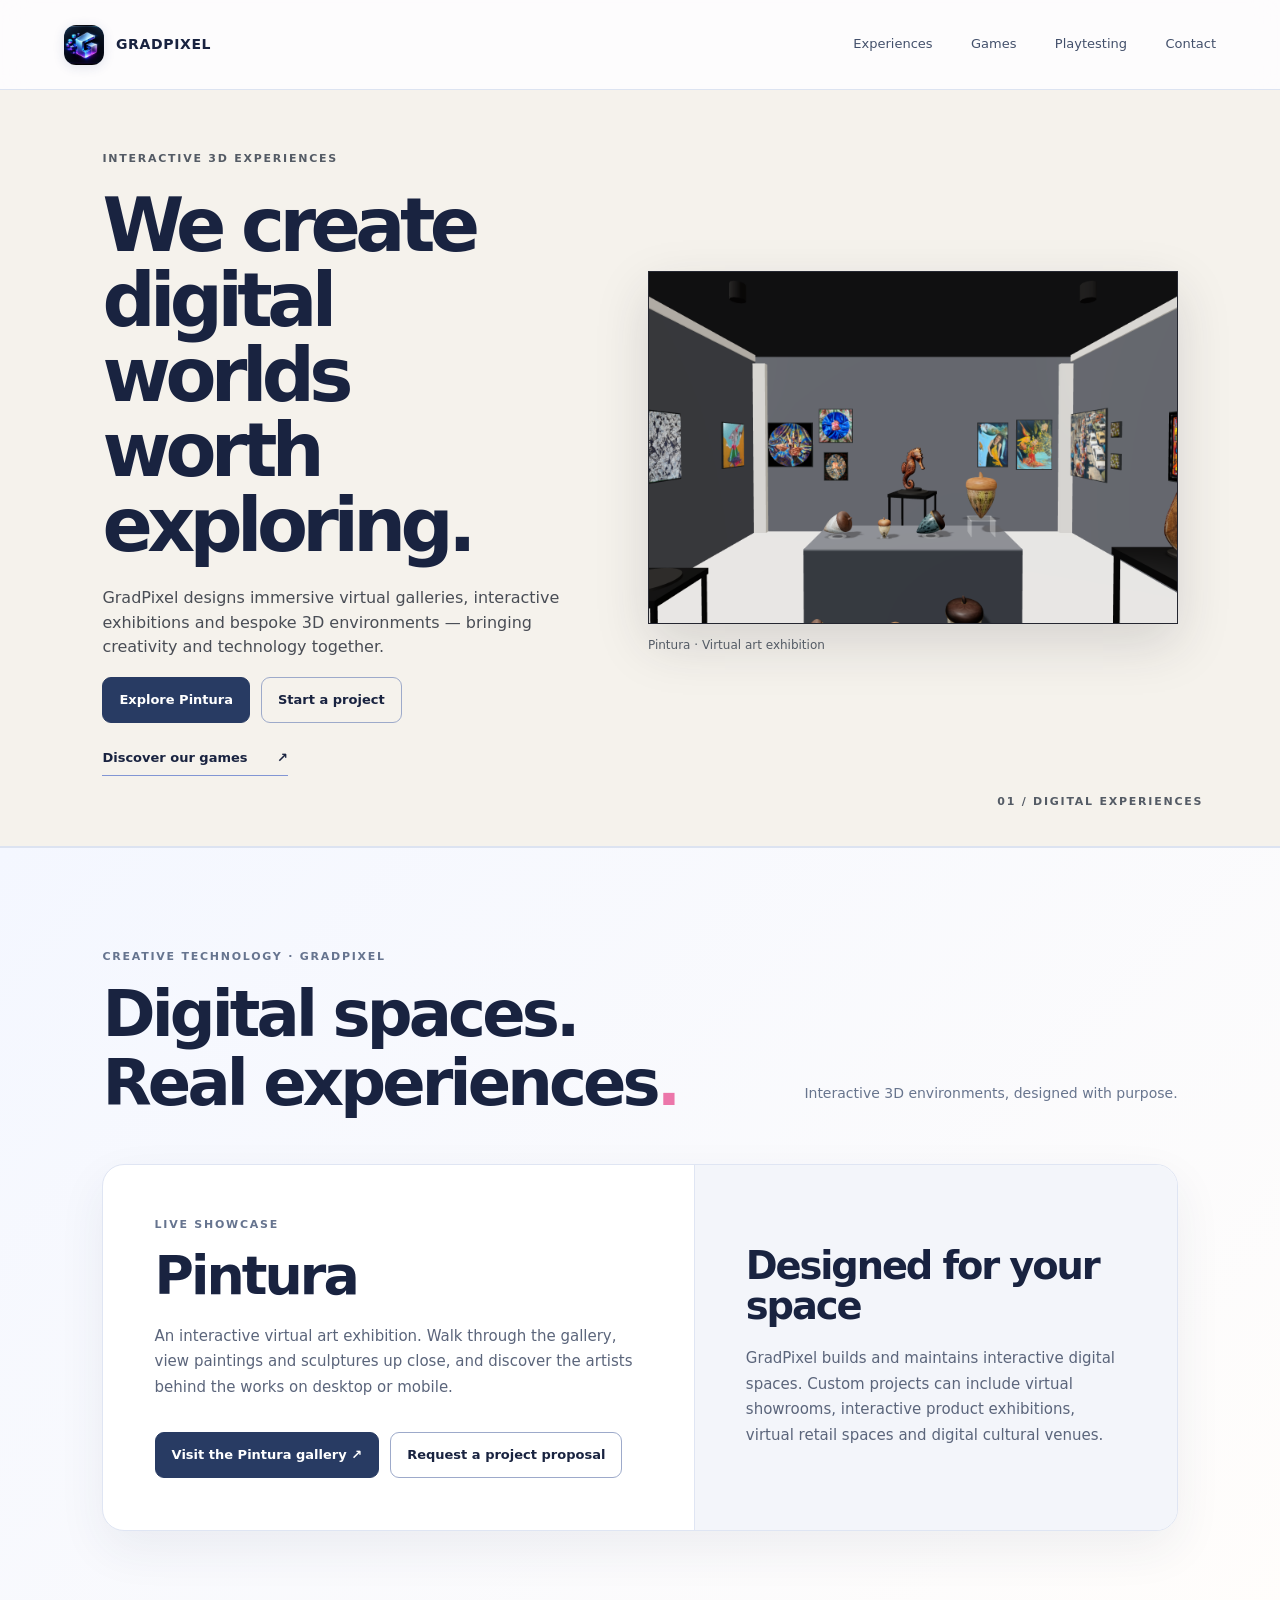
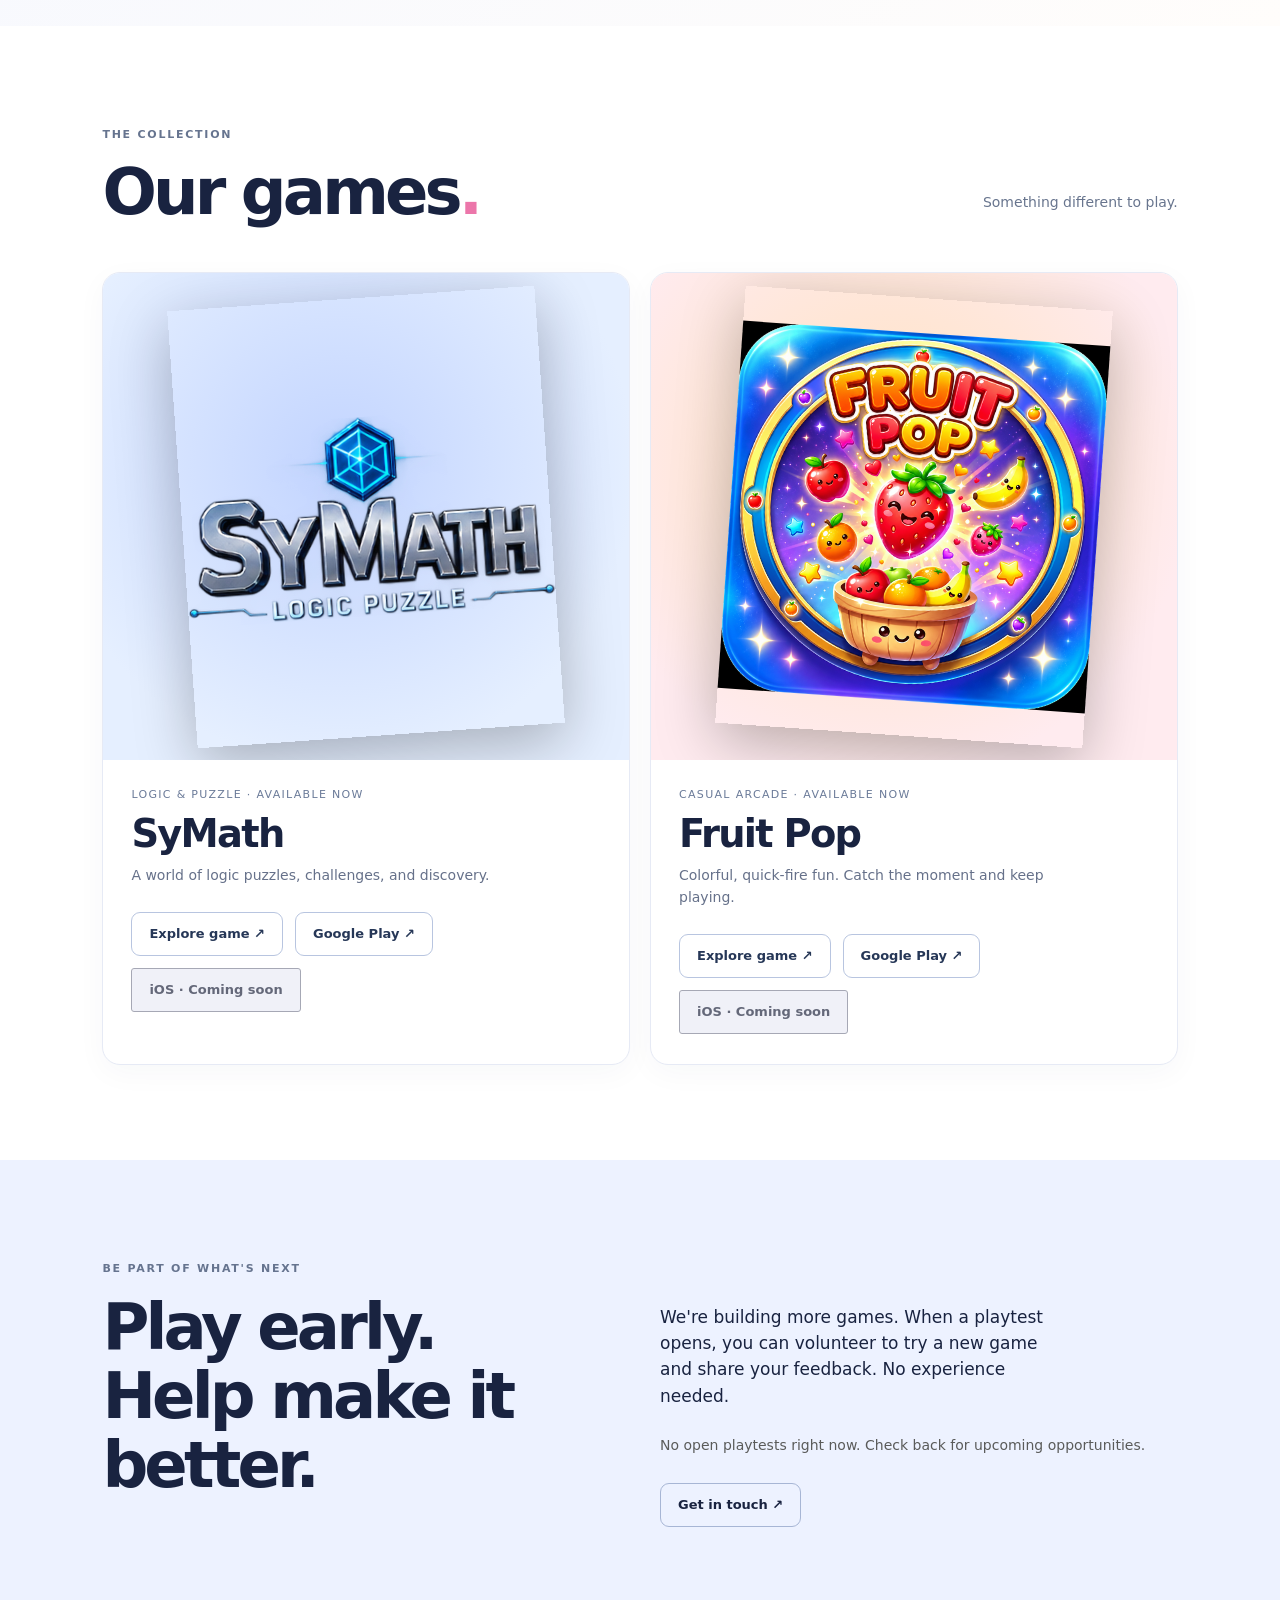
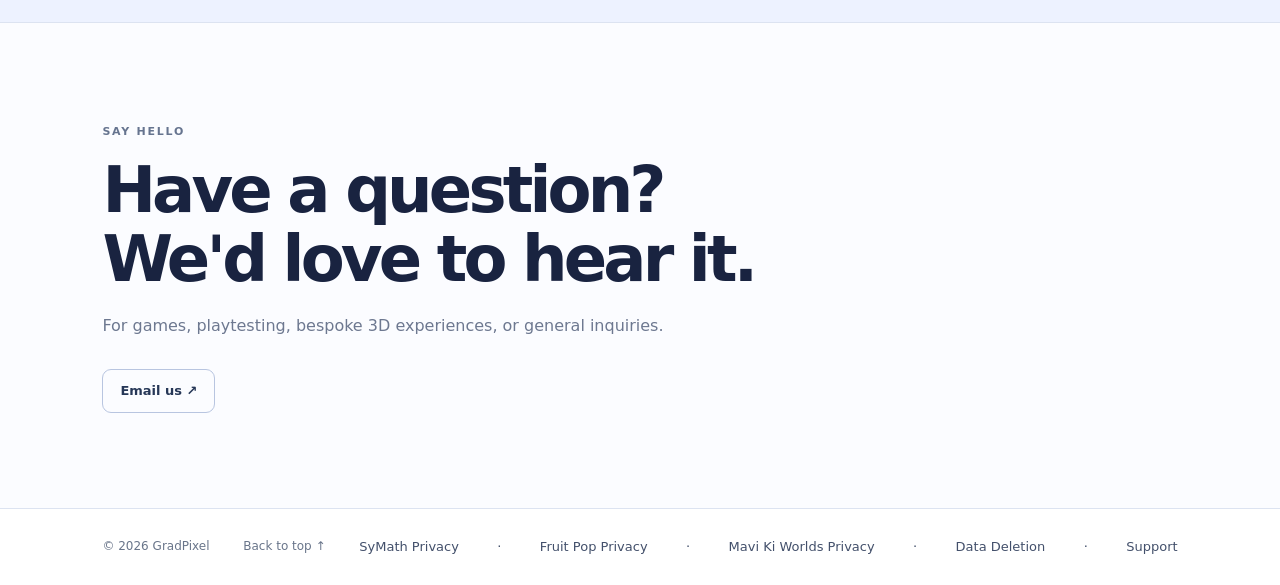
<file: index.html>
<!doctype html>
<html lang="en">
<head>
  <meta charset="utf-8">
  <meta name="viewport" content="width=device-width,initial-scale=1">
  <meta name="theme-color" content="#f7f9ff">
  <meta name="description" content="Explore GradPixel games and bespoke interactive 3D experiences. Visit Pintura, our virtual gallery showcase.">
  <meta property="og:title" content="GradPixel — Interactive 3D Experiences &amp; Games">
  <meta property="og:description" content="Discover our games and explore our first interactive 3D exhibition.">
  <meta property="og:type" content="website">
  <meta property="og:image" content="https://gradpixel.com/assets/gradpixel-logo.png">
  <link rel="icon" href="assets/favicon.svg" type="image/svg+xml">
  <link rel="stylesheet" href="styles.css">
  <title>GradPixel — Games &amp; Digital Experiences</title>
</head>
<body>
  <a class="skip" href="#top">Skip to content</a>
  <header class="site-header">
    <a class="wordmark" href="#top" aria-label="GradPixel home"><img class="brand-icon" src="assets/gradpixel-emblem.jpg" alt="" width="40" height="40"><span>GRADPIXEL</span></a>
    <nav aria-label="Main navigation"><a href="#experiences">Experiences</a><a href="#games">Games</a><a href="#playtesting">Playtesting</a><a href="#contact">Contact</a></nav>
  </header>
  <main id="top">
    <section class="intro" aria-labelledby="intro-title">
      <div class="intro-copy">
        <div class="eyebrow">Interactive 3D Experiences</div>
        <h1 id="intro-title">We create digital worlds worth exploring.</h1>
        <p>GradPixel designs immersive virtual galleries, interactive exhibitions and bespoke 3D environments — bringing creativity and technology together.</p>
        <div class="experience-actions">
          <a class="experience-primary" href="https://pintura.gradpixel.com/">Explore Pintura</a>
          <a class="experience-secondary" href="mailto:info@gradpixel.com?subject=GradPixel%203D%20Project%20Inquiry">Start a project</a>
        </div>
        <a class="text-link" href="#games">Discover our games <span aria-hidden="true">↗</span></a>
      </div>
      <figure class="hero-gallery">
        <img src="assets/pintura-gallery.png" width="1320" height="880" alt="Inside Pintura, with paintings on three gallery walls and sculptures on stands">
        <figcaption>Pintura · Virtual art exhibition</figcaption>
      </figure>
      <span class="intro-index">01 / Digital Experiences</span>
    </section>
    <section class="experience-section" id="experiences" aria-labelledby="experiences-title">
      <div class="section-heading"><div><span class="kicker">CREATIVE TECHNOLOGY · GRADPIXEL</span><h2 id="experiences-title">Digital spaces.<br>Real experiences<span class="period">.</span></h2></div><p>Interactive 3D environments, designed with purpose.</p></div>
      <div class="experience-showcase">
        <div class="experience-copy">
          <span class="kicker">LIVE SHOWCASE</span>
          <h3>Pintura</h3>
          <p>An interactive virtual art exhibition. Walk through the gallery, view paintings and sculptures up close, and discover the artists behind the works on desktop or mobile.</p>
          <div class="experience-actions">
            <a class="experience-primary" href="https://pintura.gradpixel.com/" target="_blank" rel="noopener noreferrer">Visit the Pintura gallery ↗</a>
            <a class="experience-secondary" href="mailto:info@gradpixel.com?subject=GradPixel%203D%20Project%20Inquiry">Request a project proposal</a>
          </div>
        </div>
        <div class="experience-copy experience-services">
          <h3>Designed for your space</h3>
          <p>GradPixel builds and maintains interactive digital spaces. Custom projects can include virtual showrooms, interactive product exhibitions, virtual retail spaces and digital cultural venues.</p>
        </div>
      </div>
    </section>
    <section class="games" id="games" aria-labelledby="games-title">
      <div class="section-heading"><div><span class="kicker">THE COLLECTION</span><h2 id="games-title">Our games<span class="period">.</span></h2></div><p>Something different to play.</p></div>
      <div id="game-grid" class="game-grid"></div>
    </section>
    <section id="playtesting" class="playtesting" aria-labelledby="playtest-title">
      <div class="playtest-head"><span class="kicker">BE PART OF WHAT'S NEXT</span><h2 id="playtest-title">Play early.<br>Help make it better.</h2></div>
      <div class="playtest-content"><p>We're building more games. When a playtest opens, you can volunteer to try a new game and share your feedback. No experience needed.</p><div id="test-status" class="test-status" role="status"></div><a class="outline-link" href="#contact">Get in touch <span aria-hidden="true">↗</span></a></div>
    </section>
    <section class="contact" id="contact" aria-labelledby="contact-title"><span class="kicker">SAY HELLO</span><h2 id="contact-title">Have a question?<br>We'd love to hear it.</h2><p>For games, playtesting, bespoke 3D experiences, or general inquiries.</p><div id="contact-actions" class="contact-actions"></div></section>
  </main>
  <footer><span>© <span id="year"></span> GradPixel</span><a href="#top">Back to top ↑</a><nav aria-label="Legal and support"><a href="symath/privacy/">SyMath Privacy</a> · <a href="fruitpop/privacy/">Fruit Pop Privacy</a> · <a href="mavi-ki-worlds/privacy/">Mavi Ki Worlds Privacy</a> · <a href="account-deletion/">Data Deletion</a> · <a href="support/">Support</a></nav></footer>
  <dialog id="game-dialog" aria-labelledby="dialog-title"><button class="dialog-close" type="button" aria-label="Close game details">✕</button><div id="dialog-body"></div></dialog>
  <script src="site-config.js"></script><script src="app.js"></script>
</body>
</html>
</file>
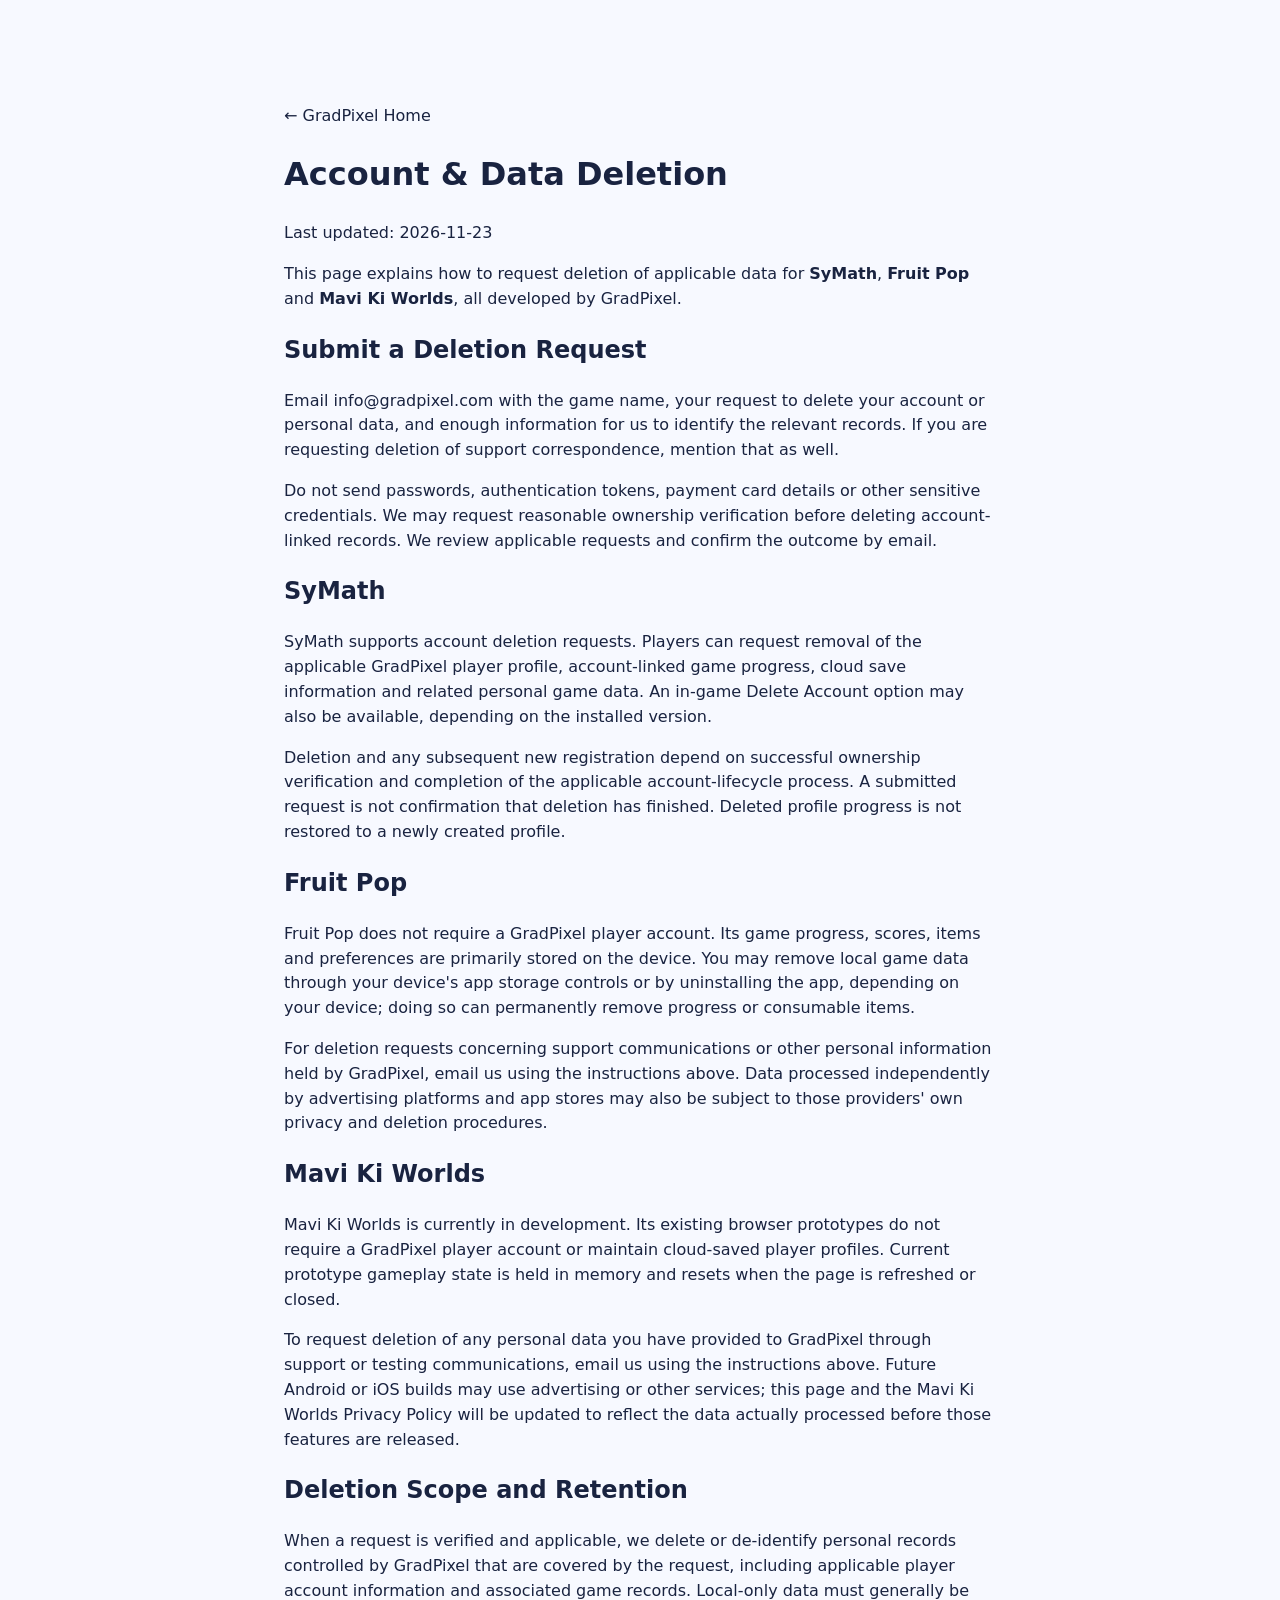
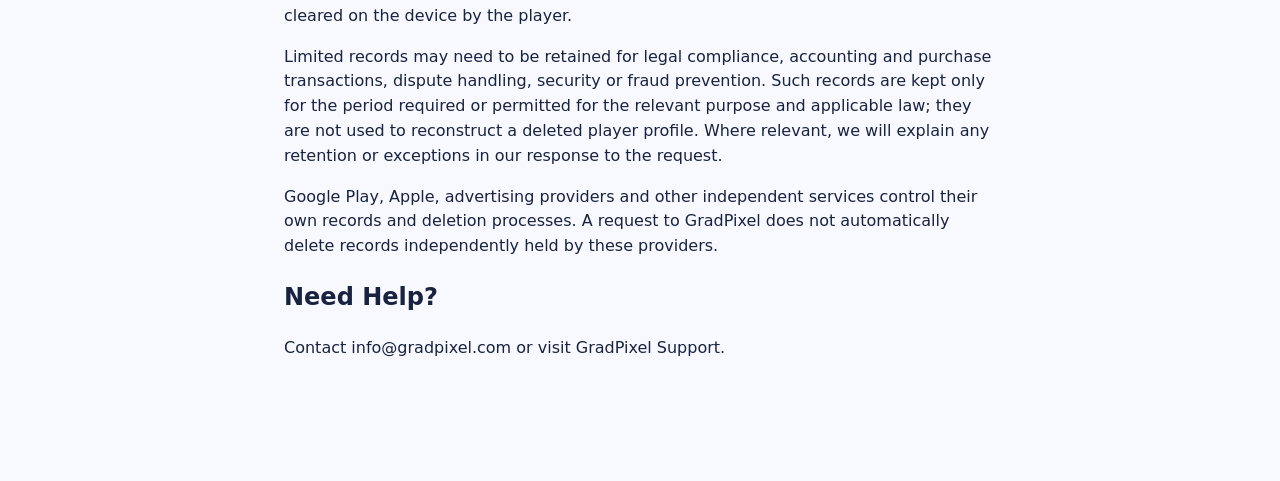
<file: account-deletion/index.html>
<!doctype html>
<html lang="en">
<head>
<meta charset="utf-8">
<meta name="viewport" content="width=device-width, initial-scale=1">
<title>Account &amp; Data Deletion | GradPixel</title>
<meta name="description" content="How to request deletion of player accounts and data for SyMath, Fruit Pop and Mavi Ki Worlds.">
<link rel="icon" href="../assets/favicon.svg">
<link rel="stylesheet" href="../styles.css">
</head>
<body>
<main style="max-width:760px;margin:80px auto;padding:24px">
<a href="../">← GradPixel Home</a>
<h1>Account &amp; Data Deletion</h1>
<p>Last updated: 2026-11-23</p>
<p>This page explains how to request deletion of applicable data for <strong>SyMath</strong>, <strong>Fruit Pop</strong> and <strong>Mavi Ki Worlds</strong>, all developed by GradPixel.</p>

<h2>Submit a Deletion Request</h2>
<p>Email <a href="mailto:info@gradpixel.com?subject=GradPixel%20Data%20Deletion%20Request">info@gradpixel.com</a> with the game name, your request to delete your account or personal data, and enough information for us to identify the relevant records. If you are requesting deletion of support correspondence, mention that as well.</p>
<p>Do not send passwords, authentication tokens, payment card details or other sensitive credentials. We may request reasonable ownership verification before deleting account-linked records. We review applicable requests and confirm the outcome by email.</p>

<h2>SyMath</h2>
<p>SyMath supports account deletion requests. Players can request removal of the applicable GradPixel player profile, account-linked game progress, cloud save information and related personal game data. An in-game Delete Account option may also be available, depending on the installed version.</p>
<p>Deletion and any subsequent new registration depend on successful ownership verification and completion of the applicable account-lifecycle process. A submitted request is not confirmation that deletion has finished. Deleted profile progress is not restored to a newly created profile.</p>

<h2>Fruit Pop</h2>
<p>Fruit Pop does not require a GradPixel player account. Its game progress, scores, items and preferences are primarily stored on the device. You may remove local game data through your device's app storage controls or by uninstalling the app, depending on your device; doing so can permanently remove progress or consumable items.</p>
<p>For deletion requests concerning support communications or other personal information held by GradPixel, email us using the instructions above. Data processed independently by advertising platforms and app stores may also be subject to those providers' own privacy and deletion procedures.</p>

<h2>Mavi Ki Worlds</h2>
<p>Mavi Ki Worlds is currently in development. Its existing browser prototypes do not require a GradPixel player account or maintain cloud-saved player profiles. Current prototype gameplay state is held in memory and resets when the page is refreshed or closed.</p>
<p>To request deletion of any personal data you have provided to GradPixel through support or testing communications, email us using the instructions above. Future Android or iOS builds may use advertising or other services; this page and the <a href="../mavi-ki-worlds/privacy/">Mavi Ki Worlds Privacy Policy</a> will be updated to reflect the data actually processed before those features are released.</p>

<h2>Deletion Scope and Retention</h2>
<p>When a request is verified and applicable, we delete or de-identify personal records controlled by GradPixel that are covered by the request, including applicable player account information and associated game records. Local-only data must generally be cleared on the device by the player.</p>
<p>Limited records may need to be retained for legal compliance, accounting and purchase transactions, dispute handling, security or fraud prevention. Such records are kept only for the period required or permitted for the relevant purpose and applicable law; they are not used to reconstruct a deleted player profile. Where relevant, we will explain any retention or exceptions in our response to the request.</p>
<p>Google Play, Apple, advertising providers and other independent services control their own records and deletion processes. A request to GradPixel does not automatically delete records independently held by these providers.</p>

<h2>Need Help?</h2>
<p>Contact <a href="mailto:info@gradpixel.com">info@gradpixel.com</a> or visit <a href="../support/">GradPixel Support</a>.</p>
</main>
</body>
</html>
</file>
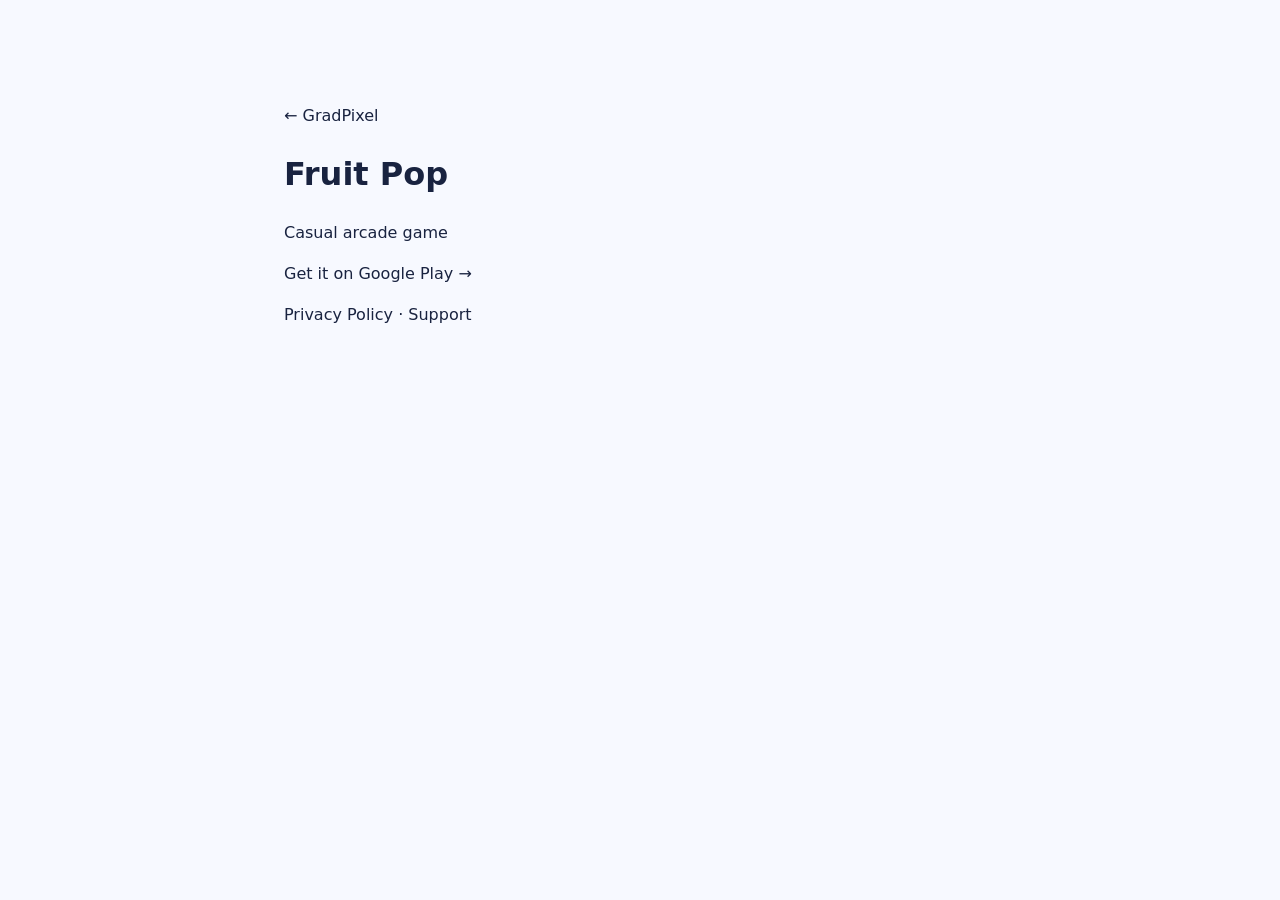
<file: fruitpop/index.html>
﻿<!doctype html>
<html lang="en">
<head>
<meta charset="utf-8">
<meta name="viewport" content="width=device-width, initial-scale=1">
<title>Fruit Pop | GradPixel</title>
<link rel="icon" href="../assets/favicon.svg">
<link rel="stylesheet" href="../styles.css">
</head>
<body>
<main style="max-width:760px;margin:80px auto;padding:24px">
<a href="../">← GradPixel</a>
<h1>Fruit Pop</h1>
<p>Casual arcade game</p>
<p><a href="https://play.google.com/store/apps/details?id=com.GradPixel.FruitPop">Get it on Google Play →</a></p>
<p><a href="privacy/">Privacy Policy</a> · <a href="../support/">Support</a></p>
</main>
</body>
</html>
</file>
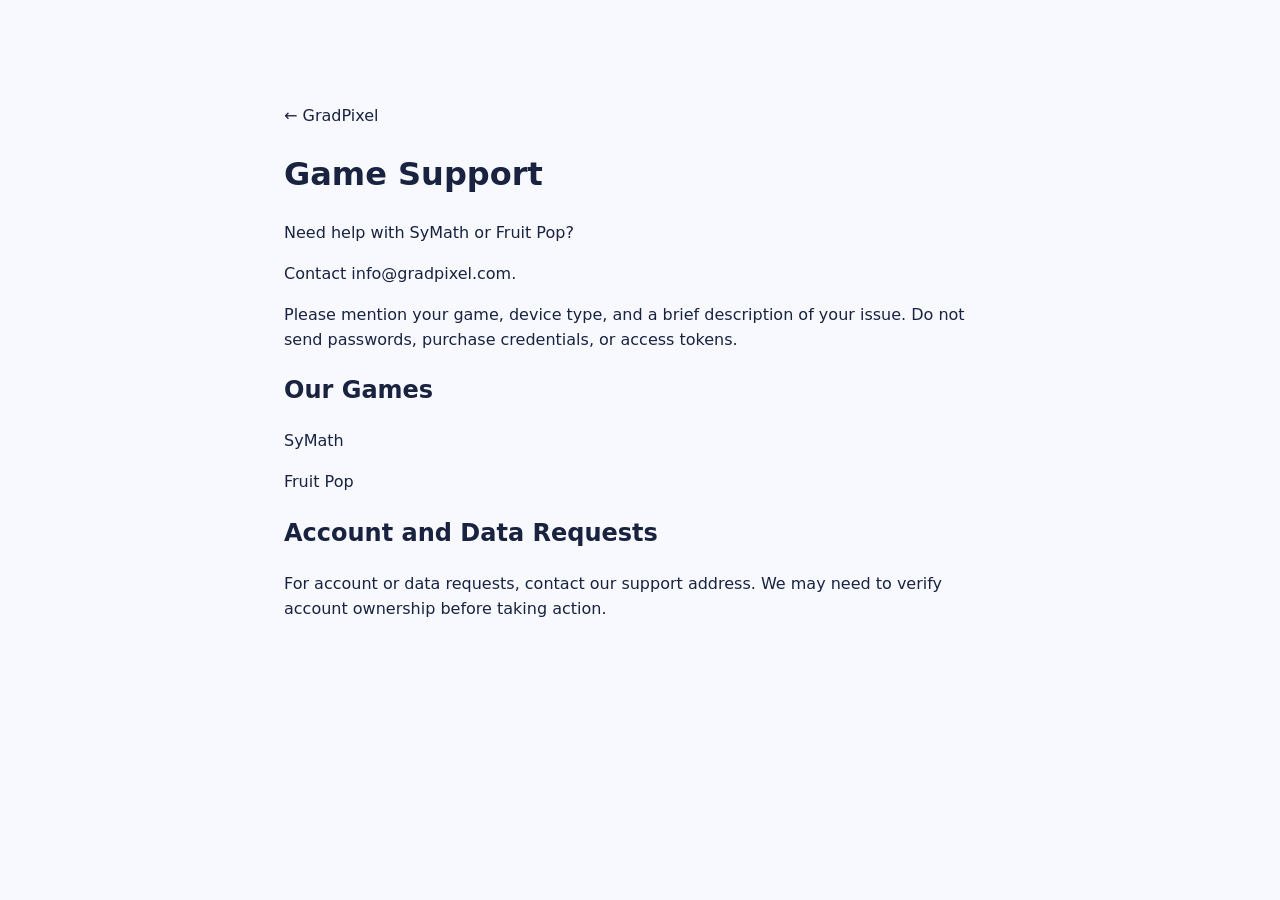
<file: support/index.html>
﻿<!doctype html>
<html lang="en">
<head>
<meta charset="utf-8">
<meta name="viewport" content="width=device-width, initial-scale=1">
<title>Support | GradPixel</title>
<meta name="description" content="Official support for SyMath and Fruit Pop.">
<link rel="icon" href="../assets/favicon.svg">
<link rel="stylesheet" href="../styles.css">
</head>
<body>
<main style="max-width:760px;margin:80px auto;padding:24px">
<a href="../">← GradPixel</a>
<h1>Game Support</h1>
<p>Need help with SyMath or Fruit Pop?</p>
<p>Contact <a href="mailto:info@gradpixel.com">info@gradpixel.com</a>.</p>
<p>Please mention your game, device type, and a brief description of your issue. Do not send passwords, purchase credentials, or access tokens.</p>
<h2>Our Games</h2>
<p><a href="../symath/">SyMath</a></p>
<p><a href="../fruitpop/">Fruit Pop</a></p>
<h2>Account and Data Requests</h2>
<p>For account or data requests, contact our support address. We may need to verify account ownership before taking action.</p>
</main>
</body>
</html>
</file>
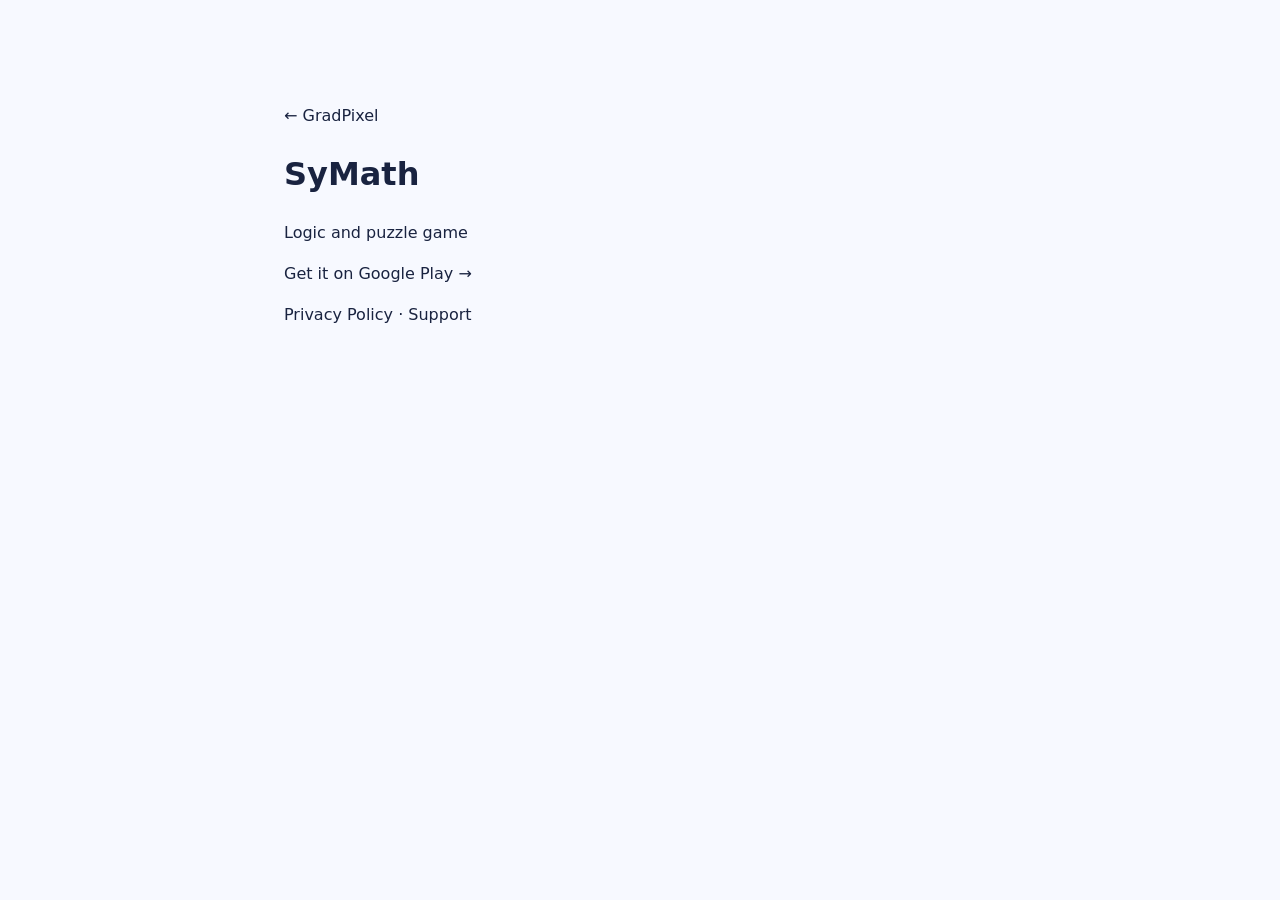
<file: symath/index.html>
﻿<!doctype html>
<html lang="en">
<head>
<meta charset="utf-8">
<meta name="viewport" content="width=device-width, initial-scale=1">
<title>SyMath | GradPixel</title>
<link rel="icon" href="../assets/favicon.svg">
<link rel="stylesheet" href="../styles.css">
</head>
<body>
<main style="max-width:760px;margin:80px auto;padding:24px">
<a href="../">← GradPixel</a>
<h1>SyMath</h1>
<p>Logic and puzzle game</p>
<p><a href="https://play.google.com/store/apps/details?id=com.GradPixel.SyMathLogicPuzzle">Get it on Google Play →</a></p>
<p><a href="privacy/">Privacy Policy</a> · <a href="../support/">Support</a></p>
</main>
</body>
</html>
</file>
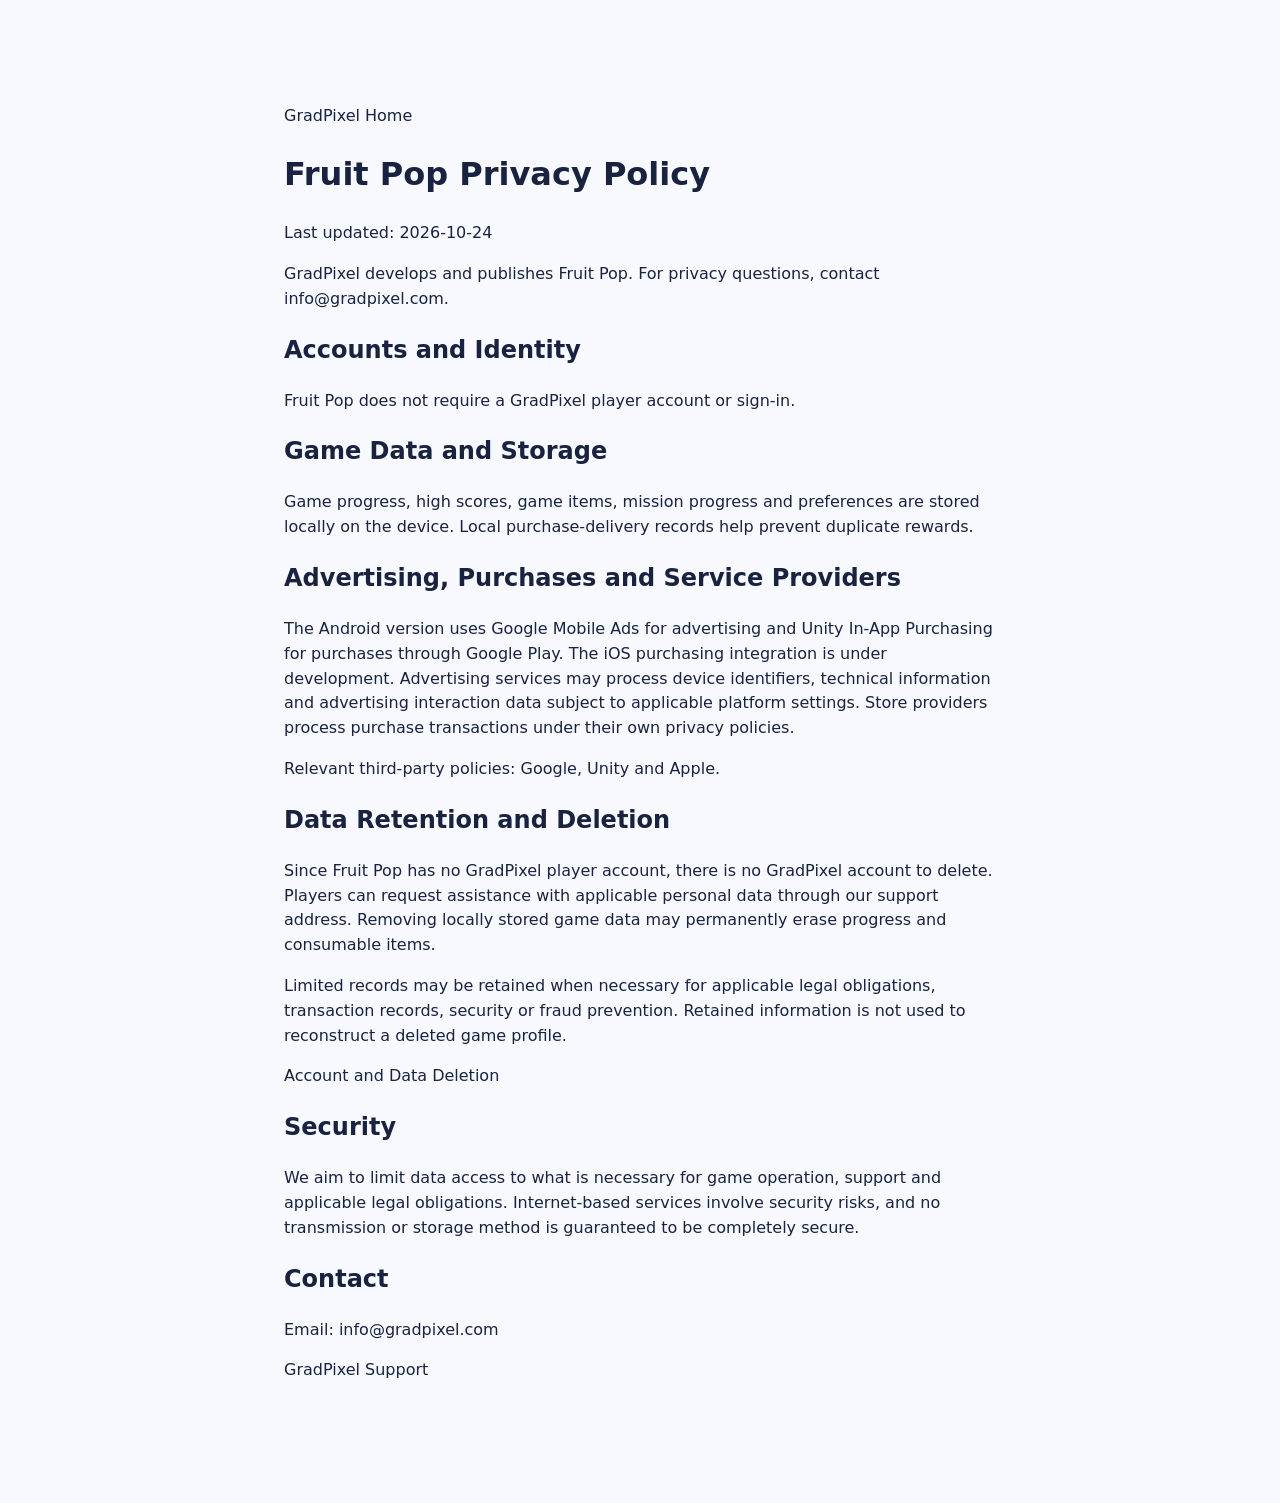
<file: fruitpop/privacy/index.html>
<!doctype html>
<html lang="en">
<head>
<meta charset="utf-8">
<meta name="viewport" content="width=device-width, initial-scale=1">
<title>Fruit Pop Privacy Policy | GradPixel</title>
<meta name="description" content="Privacy policy for Fruit Pop by GradPixel.">
<link rel="icon" href="../../assets/favicon.svg">
<link rel="stylesheet" href="../../styles.css">
</head>
<body>
<main style="max-width:760px;margin:80px auto;padding:24px">
<a href="../../">GradPixel Home</a>
<h1>Fruit Pop Privacy Policy</h1>
<p>Last updated: 2026-10-24</p>
<p>GradPixel develops and publishes Fruit Pop. For privacy questions, contact <a href="mailto:info@gradpixel.com">info@gradpixel.com</a>.</p>

<h2>Accounts and Identity</h2>
<p>Fruit Pop does not require a GradPixel player account or sign-in.</p>

<h2>Game Data and Storage</h2>
<p>Game progress, high scores, game items, mission progress and preferences are stored locally on the device. Local purchase-delivery records help prevent duplicate rewards.</p>

<h2>Advertising, Purchases and Service Providers</h2>
<p>The Android version uses Google Mobile Ads for advertising and Unity In-App Purchasing for purchases through Google Play. The iOS purchasing integration is under development. Advertising services may process device identifiers, technical information and advertising interaction data subject to applicable platform settings. Store providers process purchase transactions under their own privacy policies.</p>
<p>Relevant third-party policies:
<a href="https://policies.google.com/privacy">Google</a>,
<a href="https://unity.com/legal/privacy-policy">Unity</a> and
<a href="https://www.apple.com/legal/privacy/">Apple</a>.</p>

<h2>Data Retention and Deletion</h2>
<p>Since Fruit Pop has no GradPixel player account, there is no GradPixel account to delete. Players can request assistance with applicable personal data through our support address. Removing locally stored game data may permanently erase progress and consumable items.</p>
<p>Limited records may be retained when necessary for applicable legal obligations, transaction records, security or fraud prevention. Retained information is not used to reconstruct a deleted game profile.</p>
<p><a href="../../account-deletion/">Account and Data Deletion</a></p>

<h2>Security</h2>
<p>We aim to limit data access to what is necessary for game operation, support and applicable legal obligations. Internet-based services involve security risks, and no transmission or storage method is guaranteed to be completely secure.</p>

<h2>Contact</h2>
<p>Email: <a href="mailto:info@gradpixel.com">info@gradpixel.com</a></p>
<p><a href="../../support/">GradPixel Support</a></p>
</main>
</body>
</html>
</file>
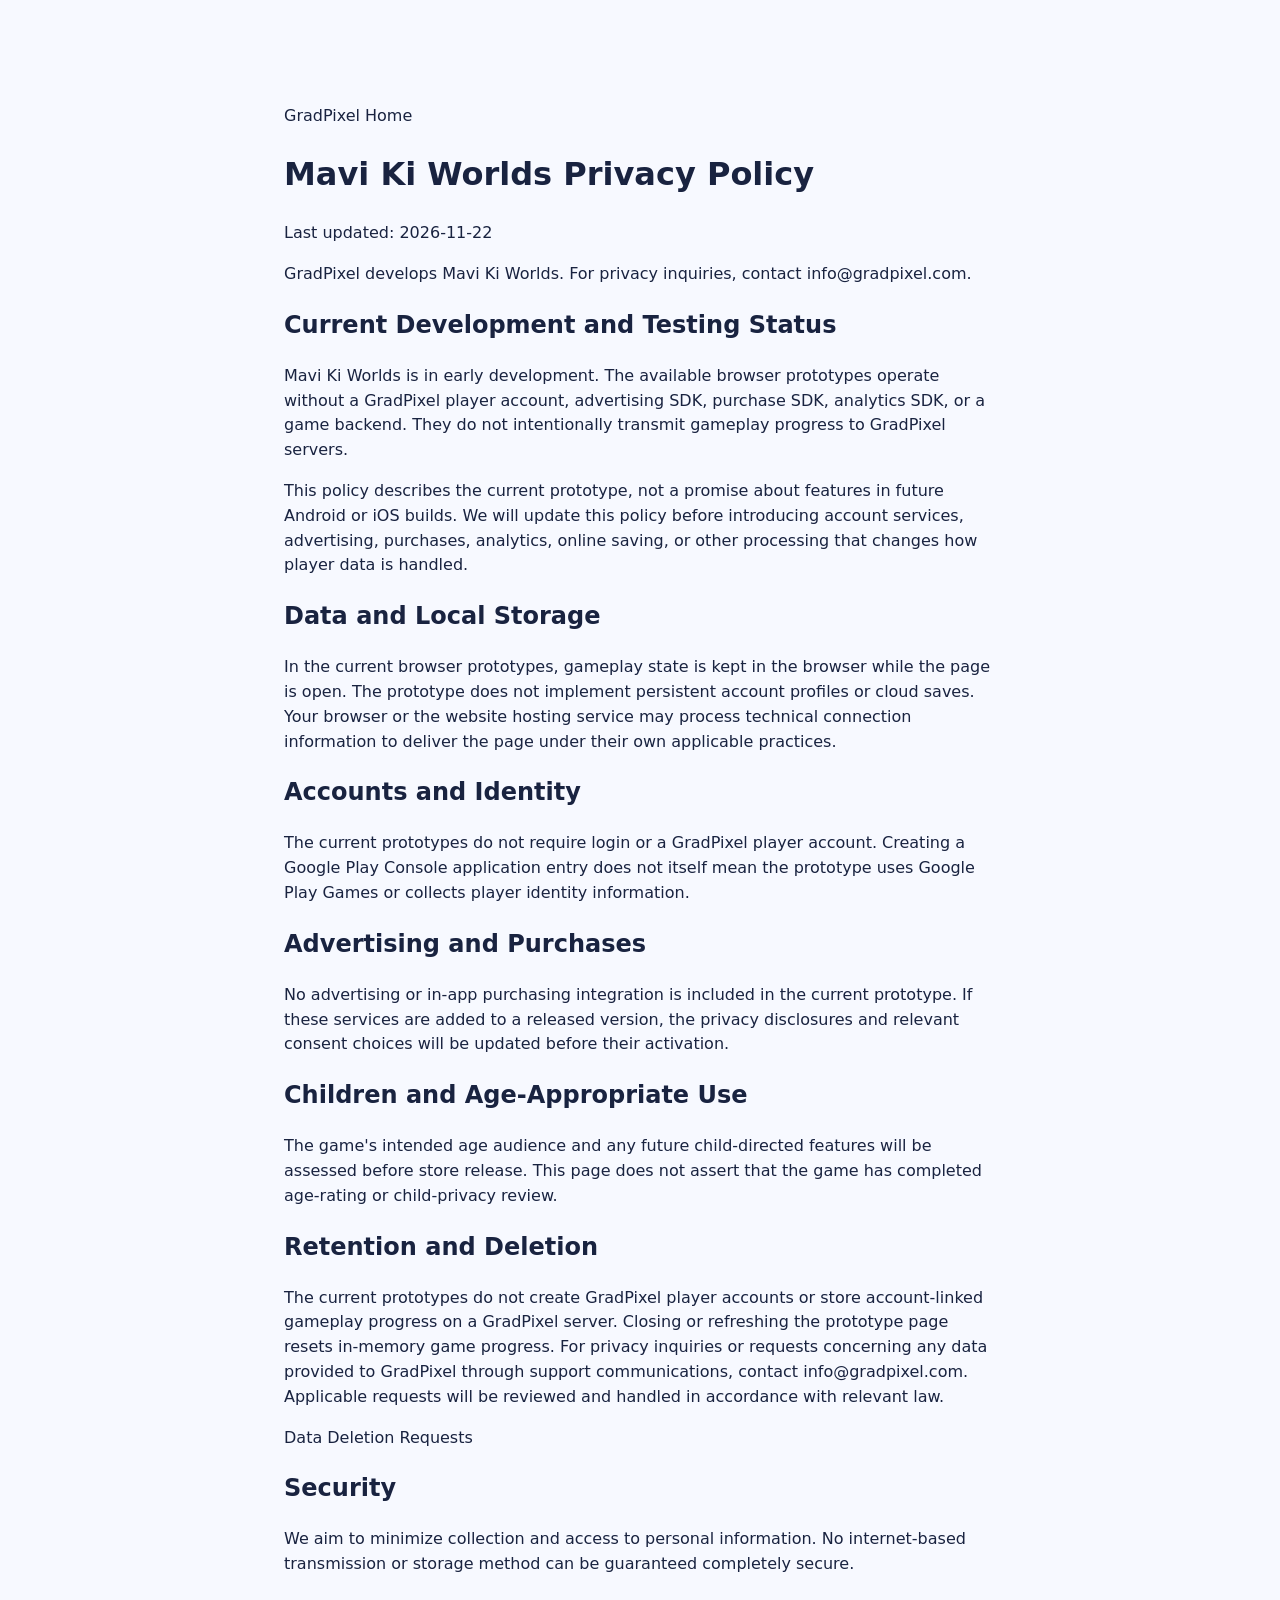
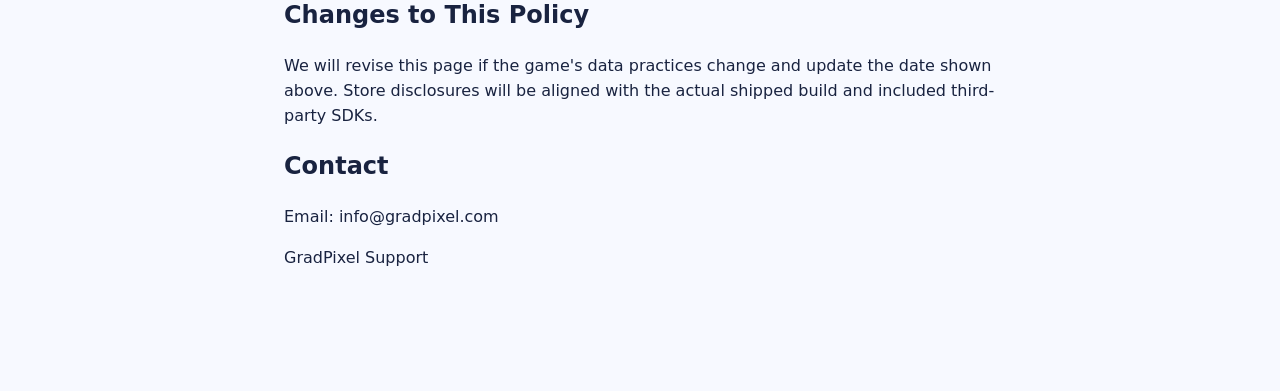
<file: mavi-ki-worlds/privacy/index.html>
<!doctype html>
<html lang="en">
<head>
<meta charset="utf-8">
<meta name="viewport" content="width=device-width, initial-scale=1">
<title>Mavi Ki Worlds Privacy Policy | GradPixel</title>
<meta name="description" content="Privacy policy for Mavi Ki Worlds by GradPixel.">
<link rel="icon" href="../../assets/favicon.svg">
<link rel="stylesheet" href="../../styles.css">
</head>
<body>
<main style="max-width:760px;margin:80px auto;padding:24px">
<a href="../../">GradPixel Home</a>
<h1>Mavi Ki Worlds Privacy Policy</h1>
<p>Last updated: 2026-11-22</p>
<p>GradPixel develops Mavi Ki Worlds. For privacy inquiries, contact <a href="mailto:info@gradpixel.com">info@gradpixel.com</a>.</p>

<h2>Current Development and Testing Status</h2>
<p>Mavi Ki Worlds is in early development. The available browser prototypes operate without a GradPixel player account, advertising SDK, purchase SDK, analytics SDK, or a game backend. They do not intentionally transmit gameplay progress to GradPixel servers.</p>
<p>This policy describes the current prototype, not a promise about features in future Android or iOS builds. We will update this policy before introducing account services, advertising, purchases, analytics, online saving, or other processing that changes how player data is handled.</p>

<h2>Data and Local Storage</h2>
<p>In the current browser prototypes, gameplay state is kept in the browser while the page is open. The prototype does not implement persistent account profiles or cloud saves. Your browser or the website hosting service may process technical connection information to deliver the page under their own applicable practices.</p>

<h2>Accounts and Identity</h2>
<p>The current prototypes do not require login or a GradPixel player account. Creating a Google Play Console application entry does not itself mean the prototype uses Google Play Games or collects player identity information.</p>

<h2>Advertising and Purchases</h2>
<p>No advertising or in-app purchasing integration is included in the current prototype. If these services are added to a released version, the privacy disclosures and relevant consent choices will be updated before their activation.</p>

<h2>Children and Age-Appropriate Use</h2>
<p>The game's intended age audience and any future child-directed features will be assessed before store release. This page does not assert that the game has completed age-rating or child-privacy review.</p>

<h2>Retention and Deletion</h2>
<p>The current prototypes do not create GradPixel player accounts or store account-linked gameplay progress on a GradPixel server. Closing or refreshing the prototype page resets in-memory game progress. For privacy inquiries or requests concerning any data provided to GradPixel through support communications, contact <a href="mailto:info@gradpixel.com">info@gradpixel.com</a>. Applicable requests will be reviewed and handled in accordance with relevant law.</p>

<p><a href="../../account-deletion/">Data Deletion Requests</a></p>

<h2>Security</h2>
<p>We aim to minimize collection and access to personal information. No internet-based transmission or storage method can be guaranteed completely secure.</p>

<h2>Changes to This Policy</h2>
<p>We will revise this page if the game's data practices change and update the date shown above. Store disclosures will be aligned with the actual shipped build and included third-party SDKs.</p>

<h2>Contact</h2>
<p>Email: <a href="mailto:info@gradpixel.com">info@gradpixel.com</a></p>
<p><a href="../../support/">GradPixel Support</a></p>
</main>
</body>
</html>
</file>
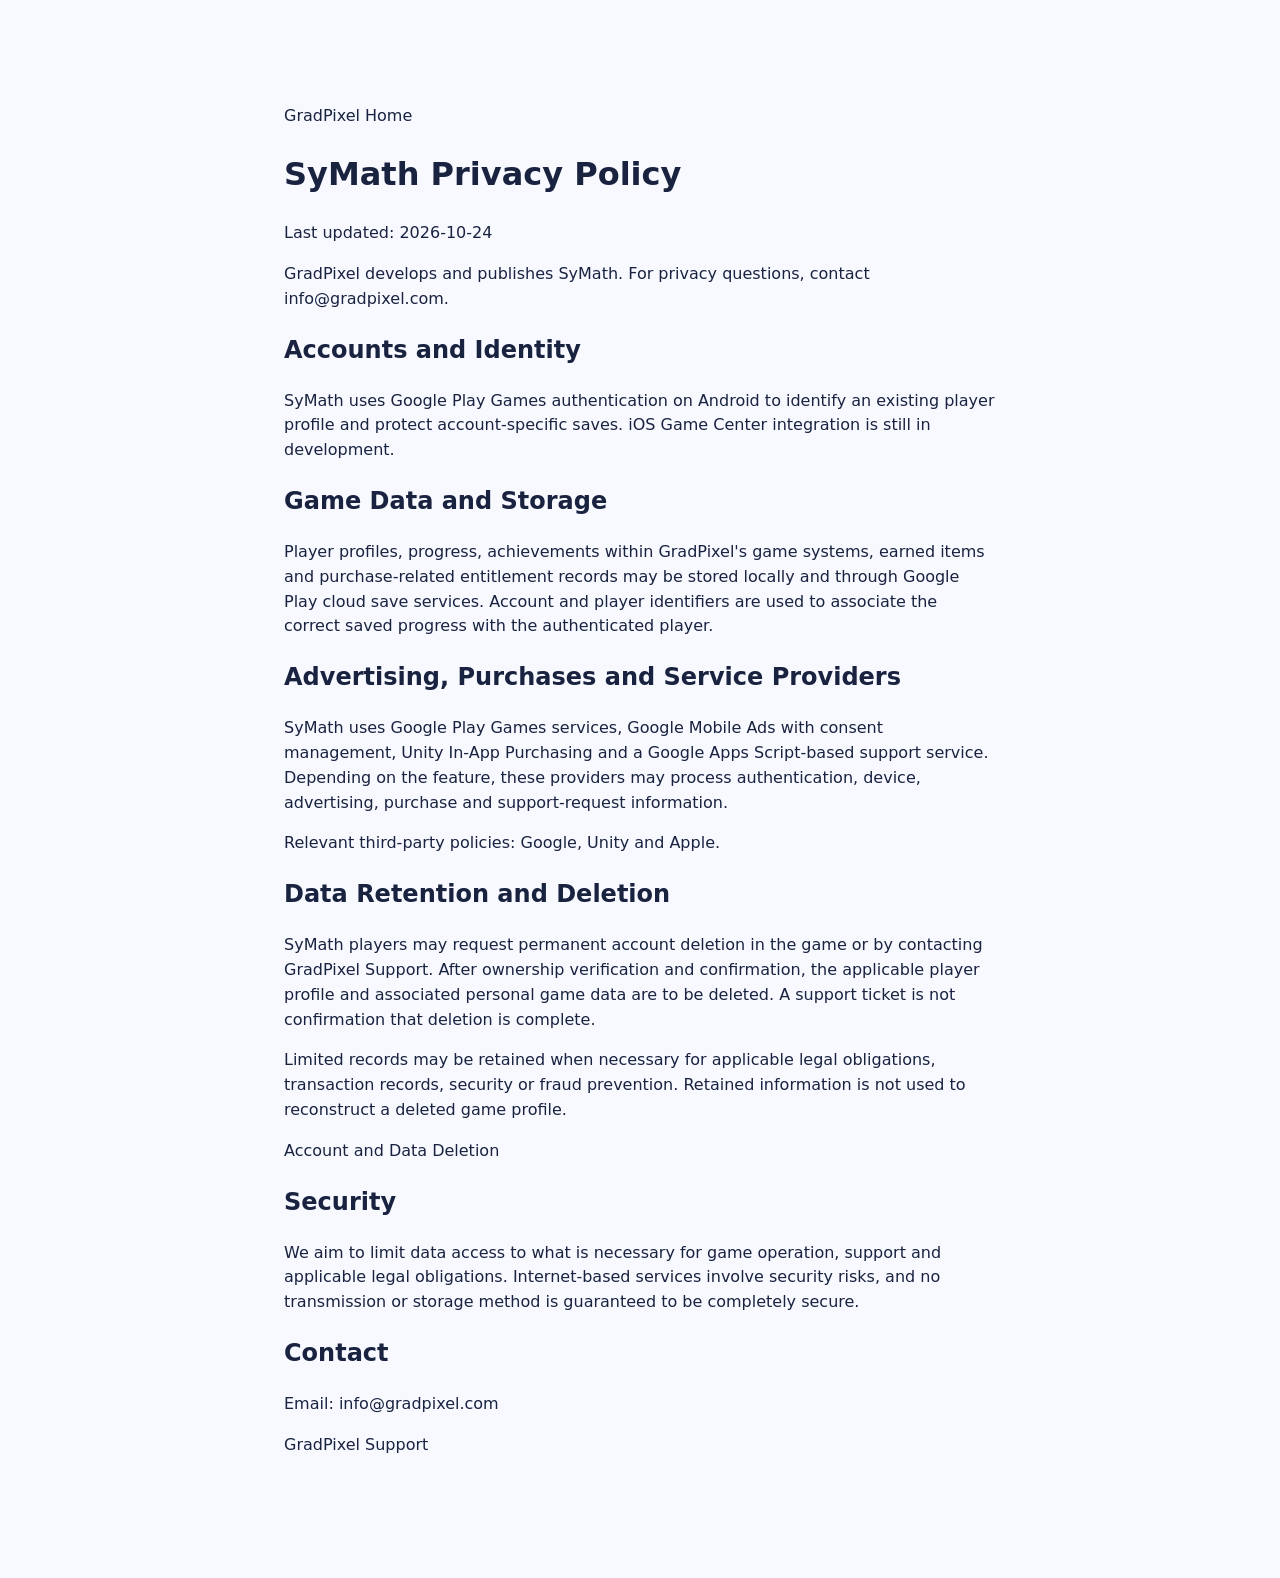
<file: symath/privacy/index.html>
<!doctype html>
<html lang="en">
<head>
<meta charset="utf-8">
<meta name="viewport" content="width=device-width, initial-scale=1">
<title>SyMath Privacy Policy | GradPixel</title>
<meta name="description" content="Privacy policy for SyMath by GradPixel.">
<link rel="icon" href="../../assets/favicon.svg">
<link rel="stylesheet" href="../../styles.css">
</head>
<body>
<main style="max-width:760px;margin:80px auto;padding:24px">
<a href="../../">GradPixel Home</a>
<h1>SyMath Privacy Policy</h1>
<p>Last updated: 2026-10-24</p>
<p>GradPixel develops and publishes SyMath. For privacy questions, contact <a href="mailto:info@gradpixel.com">info@gradpixel.com</a>.</p>

<h2>Accounts and Identity</h2>
<p>SyMath uses Google Play Games authentication on Android to identify an existing player profile and protect account-specific saves. iOS Game Center integration is still in development.</p>

<h2>Game Data and Storage</h2>
<p>Player profiles, progress, achievements within GradPixel's game systems, earned items and purchase-related entitlement records may be stored locally and through Google Play cloud save services. Account and player identifiers are used to associate the correct saved progress with the authenticated player.</p>

<h2>Advertising, Purchases and Service Providers</h2>
<p>SyMath uses Google Play Games services, Google Mobile Ads with consent management, Unity In-App Purchasing and a Google Apps Script-based support service. Depending on the feature, these providers may process authentication, device, advertising, purchase and support-request information.</p>
<p>Relevant third-party policies:
<a href="https://policies.google.com/privacy">Google</a>,
<a href="https://unity.com/legal/privacy-policy">Unity</a> and
<a href="https://www.apple.com/legal/privacy/">Apple</a>.</p>

<h2>Data Retention and Deletion</h2>
<p>SyMath players may request permanent account deletion in the game or by contacting GradPixel Support. After ownership verification and confirmation, the applicable player profile and associated personal game data are to be deleted. A support ticket is not confirmation that deletion is complete.</p>
<p>Limited records may be retained when necessary for applicable legal obligations, transaction records, security or fraud prevention. Retained information is not used to reconstruct a deleted game profile.</p>
<p><a href="../../account-deletion/">Account and Data Deletion</a></p>

<h2>Security</h2>
<p>We aim to limit data access to what is necessary for game operation, support and applicable legal obligations. Internet-based services involve security risks, and no transmission or storage method is guaranteed to be completely secure.</p>

<h2>Contact</h2>
<p>Email: <a href="mailto:info@gradpixel.com">info@gradpixel.com</a></p>
<p><a href="../../support/">GradPixel Support</a></p>
</main>
</body>
</html>
</file>
<file: styles.css>
:root{--bg:#141517;--panel:#202124;--paper:#f0eee8;--muted:#b0aea9;--rule:#3c3d3f;--accent:#d6e2ff;--orange:#e8a86d}*{box-sizing:border-box}html{scroll-behavior:smooth}body{margin:0;background:var(--bg);color:var(--paper);font:16px/1.55 system-ui,-apple-system,Segoe UI,Arial,sans-serif}a{color:inherit;text-decoration:none}button{font:inherit}a:focus-visible,button:focus-visible{outline:2px solid var(--accent);outline-offset:5px}.skip{position:absolute;left:-999px;top:0;background:#fff;color:#111;padding:10px;z-index:9}.skip:focus{left:8px}.site-header{height:90px;padding:0 clamp(22px,5vw,86px);display:flex;align-items:center;justify-content:space-between;border-bottom:1px solid var(--rule)}.wordmark{display:flex;align-items:center;gap:12px;font-weight:850;letter-spacing:.08em;font-size:14px}.mark{display:grid;place-items:center;width:40px;height:40px;border:1px solid #686970;font-size:23px;letter-spacing:-.1em;font-weight:900}.mark span{color:var(--orange)}nav{display:flex;gap:clamp(15px,3vw,45px);font-size:13px;color:#d3d1cc}nav a:hover,.text-link:hover,footer a:hover{color:#fff;text-decoration:underline;text-underline-offset:5px}.intro{min-height:530px;position:relative;padding:90px clamp(22px,8vw,135px) 80px;border-bottom:1px solid var(--rule)}.eyebrow,.kicker,.intro-index{font-size:11px;font-weight:700;letter-spacing:.16em;color:var(--muted);text-transform:uppercase}.live-dot{display:inline-block;width:7px;height:7px;background:var(--orange);border-radius:50%;margin-right:8px}.intro h1{font-size:clamp(60px,9vw,138px);line-height:.97;letter-spacing:-.075em;font-weight:720;margin:35px 0 25px}.intro h1 em{font-style:normal;color:#9c9d9e}.intro p{max-width:390px;color:var(--muted);font-size:16px}.text-link{display:inline-block;margin-top:25px;font-weight:650;border-bottom:1px solid #888;padding-bottom:6px}.text-link span{margin-left:25px}.intro-index{position:absolute;bottom:36px;right:6vw}.games,.playtesting,.contact{padding:95px clamp(22px,8vw,135px)}.section-heading{display:flex;justify-content:space-between;align-items:end;margin-bottom:45px}.section-heading h2,.playtesting h2,.contact h2{font-size:clamp(40px,5vw,72px);letter-spacing:-.06em;line-height:1.08;margin:13px 0 0}.period{color:var(--orange)}.section-heading p{color:var(--muted);font-size:14px}.game-grid{display:grid;grid-template-columns:repeat(2,minmax(0,1fr));gap:20px}.game-card{background:var(--panel);overflow:hidden}.game-visual{min-height:380px;height:clamp(340px,38vw,520px);display:flex;align-items:center;justify-content:center;overflow:hidden;position:relative}.game-visual.symath{background:radial-gradient(ellipse at 45% 40%,#263d68,#101c30 70%)}.game-visual.fruitpop{background:radial-gradient(ellipse at 45% 40%,#f7cba8,#e59ba0 75%)}.game-visual img{height:90%;max-width:70%;object-fit:contain;box-shadow:0 18px 60px #0004;transform:rotate(-4deg);transition:transform .4s}.game-card:nth-child(2) .game-visual img{transform:rotate(4deg)}.game-card:hover .game-visual img{transform:rotate(0) scale(1.03)}.game-meta{padding:26px 28px 30px}.game-label{font-size:11px;letter-spacing:.12em;color:var(--muted);text-transform:uppercase}.game-meta h3{font-size:clamp(27px,3vw,42px);letter-spacing:-.045em;line-height:1.1;margin:10px 0}.game-meta p{color:#bbb9b4;max-width:390px;margin:0 0 25px;font-size:14px}.game-actions{display:flex;flex-wrap:wrap;gap:12px}.game-actions button,.game-actions a,.outline-link,.contact-actions a{border:1px solid #737477;padding:11px 17px;background:transparent;color:var(--paper);cursor:pointer;font-weight:650;font-size:13px}.game-actions button:hover,.game-actions a:hover,.outline-link:hover,.contact-actions a:hover{background:var(--paper);color:var(--bg)}.playtesting{display:grid;grid-template-columns:1fr 1fr;gap:40px;background:#e8e6df;color:#191a1c}.playtesting .kicker{color:#646461}.playtesting h2{font-size:clamp(40px,5vw,65px)}.playtest-content{padding-top:32px}.playtest-content p{max-width:400px;font-size:17px}.test-status{margin:26px 0;color:#5a5b5a;font-size:14px}.playtesting .outline-link{border-color:#292929;color:#191a1c;display:inline-block}.playtesting .outline-link:hover{background:#191a1c;color:#fff}.contact{border-top:1px solid var(--rule)}.contact h2{margin-bottom:20px}.contact p{color:var(--muted)}.contact-actions{margin-top:30px;display:flex;gap:10px;flex-wrap:wrap}footer{border-top:1px solid var(--rule);padding:28px clamp(22px,8vw,135px);display:flex;gap:18px;justify-content:space-between;font-size:12px;color:var(--muted)}dialog{width:min(550px,calc(100% - 30px));border:1px solid #5b5d60;background:#202124;color:var(--paper);padding:35px;box-shadow:0 25px 100px #000a}dialog::backdrop{background:#000b}.dialog-close{position:absolute;right:16px;top:13px;background:transparent;color:white;border:0;cursor:pointer;font-size:20px}dialog h2{font-size:42px;margin:0 0 15px;letter-spacing:-.05em}dialog p{color:#d0cec9}dialog .outline-link{display:inline-block;margin-top:15px}.no-link{font-size:13px;color:#b6b3ae}.notice{padding:15px 17px;border-left:3px solid #ca8d60;background:#e4e0d6;color:#333;font-size:14px}.game-badge{position:absolute;top:16px;left:16px;background:#141517;color:#fff;padding:6px 10px;font-size:11px;font-weight:750;letter-spacing:.08em}.hidden{display:none!important}@media(max-width:760px){.site-header{height:74px}.wordmark{font-size:12px}.mark{width:34px;height:34px}nav{gap:14px;font-size:12px}.intro{min-height:480px;padding-top:90px}.games,.playtesting,.contact{padding-top:65px;padding-bottom:65px}.section-heading{align-items:start;gap:10px}.section-heading p{display:none}.game-grid,.playtesting{grid-template-columns:1fr}.game-visual{height:420px;min-height:300px}.game-meta{padding:23px}.playtest-content{padding-top:0}.intro-index{display:none}footer{flex-wrap:wrap}}@media(max-width:400px){.wordmark>span:last-child{display:none}nav{gap:12px}.intro h1{font-size:59px}.game-visual{height:340px}}

/* GradPixel light edition — open, colorful, game-first */
:root{--bg:#f7f9ff;--panel:#ffffff;--paper:#192340;--muted:#69738a;--rule:#dce3f1;--accent:#476cff;--orange:#ee6b9b}
body{background:var(--bg);color:var(--paper)}
.site-header{background:#fffdfdba;backdrop-filter:blur(14px);position:sticky;top:0;z-index:5}
.wordmark{letter-spacing:.045em}.brand-icon{width:40px;height:40px;object-fit:cover;border-radius:12px;box-shadow:0 2px 12px #263e7922}
nav{color:#43506b}nav a:hover,.text-link:hover,footer a:hover{color:#3259e7}
.intro{display:grid;grid-template-columns:minmax(0,1.12fr) minmax(320px,.88fr);align-items:center;gap:5vw;min-height:590px;padding-top:60px;padding-bottom:70px;background:linear-gradient(125deg,#fbfdff 5%,#f0f5ff 66%,#fdf5ff)}
.intro-copy{position:relative;z-index:1}.intro h1{font-size:clamp(62px,7.8vw,124px);margin:30px 0 25px}.intro h1 em{color:#7586bf}.intro p{color:#596782}.text-link{border-color:#8296d4}.eyebrow,.kicker,.intro-index{color:#66748f}.live-dot{background:#ed78aa}
.games{background:#fff}.section-heading p{color:#68758e}.period{color:#ec76aa}
.game-card{border:1px solid #e6eaf5;border-radius:18px;box-shadow:0 8px 30px #28365a09}.game-meta p{color:#66718a}.game-label{color:#6b7b99}.game-visual.symath{background:radial-gradient(ellipse at 45% 40%,#c2d4ff,#e5efff 72%)}.game-visual.fruitpop{background:radial-gradient(ellipse at 45% 40%,#ffe1bd,#ffebef 75%)}
.game-actions button,.game-actions a,.outline-link,.contact-actions a{border-color:#b8c5e0;border-radius:9px;color:#263757}.game-actions button:hover,.game-actions a:hover,.outline-link:hover,.contact-actions a:hover{background:#2c4ec6;color:#fff}
.playtesting{background:#edf2ff;color:#192340}.playtesting .kicker{color:#66748f}.playtesting .outline-link{color:#192340;border-color:#a7b6d5}.playtesting .outline-link:hover{background:#304cbb;color:#fff}
.contact{background:#fbfcff}.contact p{color:#6d7890}footer{background:#fff;color:#69758a}dialog{background:#fff;color:#192340;border:1px solid #d4def1;border-radius:17px;box-shadow:0 25px 100px #34447044}dialog p{color:#69758a}.dialog-close{color:#293957}.no-link{color:#69758a}.notice{background:#f0f3ff;color:#34405a;border-left-color:#6d8af6}.game-badge{background:#fff;color:#273a64;border-radius:7px}
@media(max-width:880px){.intro{grid-template-columns:1fr;gap:0;padding-top:65px}.hero-art{min-height:340px}.hero-art img{width:min(55%,260px)}.intro h1{font-size:clamp(60px,11vw,96px)}}
@media(max-width:500px){.intro{padding-bottom:45px}.hero-art{min-height:260px}.hero-art img{width:58%;border-radius:25%}.brand-icon{width:34px;height:34px}.intro h1{font-size:clamp(52px,12vw,70px)}}

/* Non-clickable platform availability label; no App Store listing yet. */
.ios-coming-soon{display:inline-flex;align-items:center;justify-content:center;padding:11px 17px;border:1px solid #a6a8b5;border-radius:3px;color:#646879;background:#f0f1f8;font-size:13px;font-weight:650;cursor:default;white-space:nowrap}
dialog .ios-coming-soon{margin-top:15px;margin-left:10px;background:#30313b;color:#d1d3e0;border-color:#656675}

/* Interactive 3D services — Pintura is the verified showcase, not a shop. */
.experience-section{padding:95px clamp(22px,8vw,135px);background:linear-gradient(135deg,#f4f7ff,#fffdfb);border-top:1px solid var(--rule)}
.experience-showcase{display:grid;grid-template-columns:minmax(0,1.1fr) minmax(290px,.9fr);background:#fff;border:1px solid #dfe5f3;border-radius:22px;overflow:hidden;box-shadow:0 18px 48px #29375a12}
.experience-copy{padding:clamp(28px,4vw,58px);display:flex;flex-direction:column;align-items:flex-start;justify-content:center}
.experience-copy h3{font-size:clamp(34px,4.2vw,58px);letter-spacing:-.055em;line-height:1.04;margin:15px 0 20px}
.experience-copy p{color:#5b657b;line-height:1.7;margin:0 0 15px;max-width:480px;font-size:15px}
.experience-actions{display:flex;flex-wrap:wrap;gap:11px;margin-top:17px}
.experience-actions a{display:inline-flex;align-items:center;padding:12px 16px;border-radius:9px;font-weight:700;font-size:13px;border:1px solid #9daaca;transition:background .2s,color .2s}
.experience-actions .experience-primary{background:#283b63;color:#fff;border-color:#283b63}
.experience-actions .experience-primary:hover{background:#415d91}
.experience-actions .experience-secondary:hover{background:#e6ebf6}
@media(max-width:900px){.experience-showcase{grid-template-columns:1fr}.experience-visual{min-height:290px}.experience-copy{padding:29px}.experience-section{padding-top:70px;padding-bottom:70px}}
@media(max-width:500px){.experience-visual{min-height:235px}.experience-room{width:80%;height:61%}.experience-section .section-heading{margin-bottom:25px}.experience-actions a{width:100%;justify-content:center}.experience-visual-tag{font-size:8px;left:12px;bottom:12px}}
@media(prefers-reduced-motion:reduce){.experience-actions a{transition:none}}

.intro{grid-template-columns:minmax(0,1fr) minmax(0,1.1fr);gap:clamp(24px,5vw,76px);background:#f5f2ec}
.intro h1{font-size:clamp(44px,5.8vw,96px);line-height:1.01;text-wrap:balance;margin:22px 0}
.intro p{max-width:36rem;color:#494d55}
.intro .eyebrow,.intro-index{color:#545b65}
.intro .text-link{font-size:13px}
.hero-gallery{margin:0;min-width:0}
.hero-gallery img{display:block;width:100%;height:auto;border:1px solid #242630;box-shadow:0 20px 50px #25273426}
.hero-gallery figcaption{margin-top:12px;font-size:12px;color:#545b65}
.experience-services{background:#f3f5fa;border-left:1px solid #dfe5f3}
.experience-services h3{font-size:clamp(25px,3vw,40px)}
@media(max-width:880px){
 .intro{grid-template-columns:1fr;padding-top:44px;padding-bottom:64px}
 .intro-index{bottom:20px}
 .experience-services{border-left:0;border-top:1px solid #dfe5f3}
}
@media(max-width:480px){
 .site-header{padding-left:12px;padding-right:12px;gap:10px}
 .site-header nav{flex-wrap:wrap;justify-content:flex-end;gap:4px 11px}
}
@media(prefers-reduced-motion:reduce){html{scroll-behavior:auto}}
</file>
